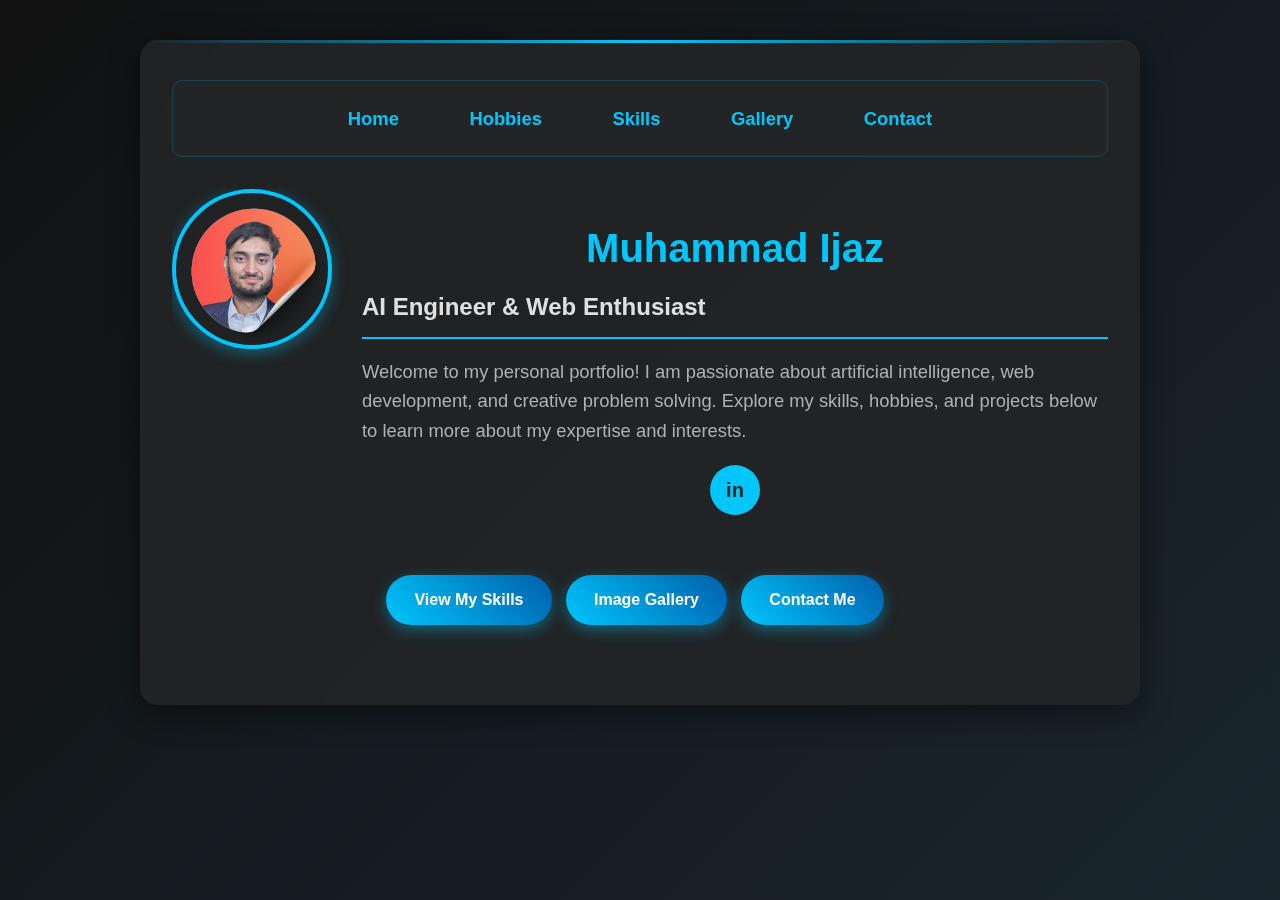
<file: index.html>
<!DOCTYPE html>
<html lang="en">
<head>
    <meta charset="UTF-8">
    <meta name="viewport" content="width=device-width, initial-scale=1.0">
    <title>Muhammad Ijaz • AI Engineer</title>
    <link rel="stylesheet" href="css/style.css">
</head>
<body>
    <div class="container">
        <nav>
            <a href="index.html">Home</a>
            <a href="hobbies.html">Hobbies</a>
            <a href="skills.html">Skills</a>
            <a href="gallery.html">Gallery</a>
            <a href="contact.html">Contact</a>
        </nav>
        
        <div class="profile">
            <img src="images/Untitled design (1).png" alt="Profile" class="profile-img">
            <div class="profile-info">
                <h1>Muhammad Ijaz</h1>
                <h2>AI Engineer & Web Enthusiast</h2>
                <p>
                    Welcome to my personal portfolio! I am passionate about artificial
                    intelligence, web development, and creative problem solving. Explore
                    my skills, hobbies, and projects below to learn more about my
                    expertise and interests.
                </p>
                <div class="social-links">
                    <a href="https://www.linkedin.com/in/muhammad-ijaz-659634295?lipi=urn%3Ali%3Apage%3Ad_flagship3_profile_view_base_contact_details%3BChTZ1hkFSi%2BkUteaZnHdxA%3D%3D" 
                       target="_blank" class="social-icon">in</a>
                </div>
            </div>
        </div>
        
        <div class="clear"></div>
        
        <div class="quick-links">
            <a href="skills.html" class="btn">View My Skills</a>
            <a href="gallery.html" class="btn">Image Gallery</a>
            <a href="contact.html" class="btn">Contact Me</a>
        </div>
    </div>
</body>
</html>
</file>
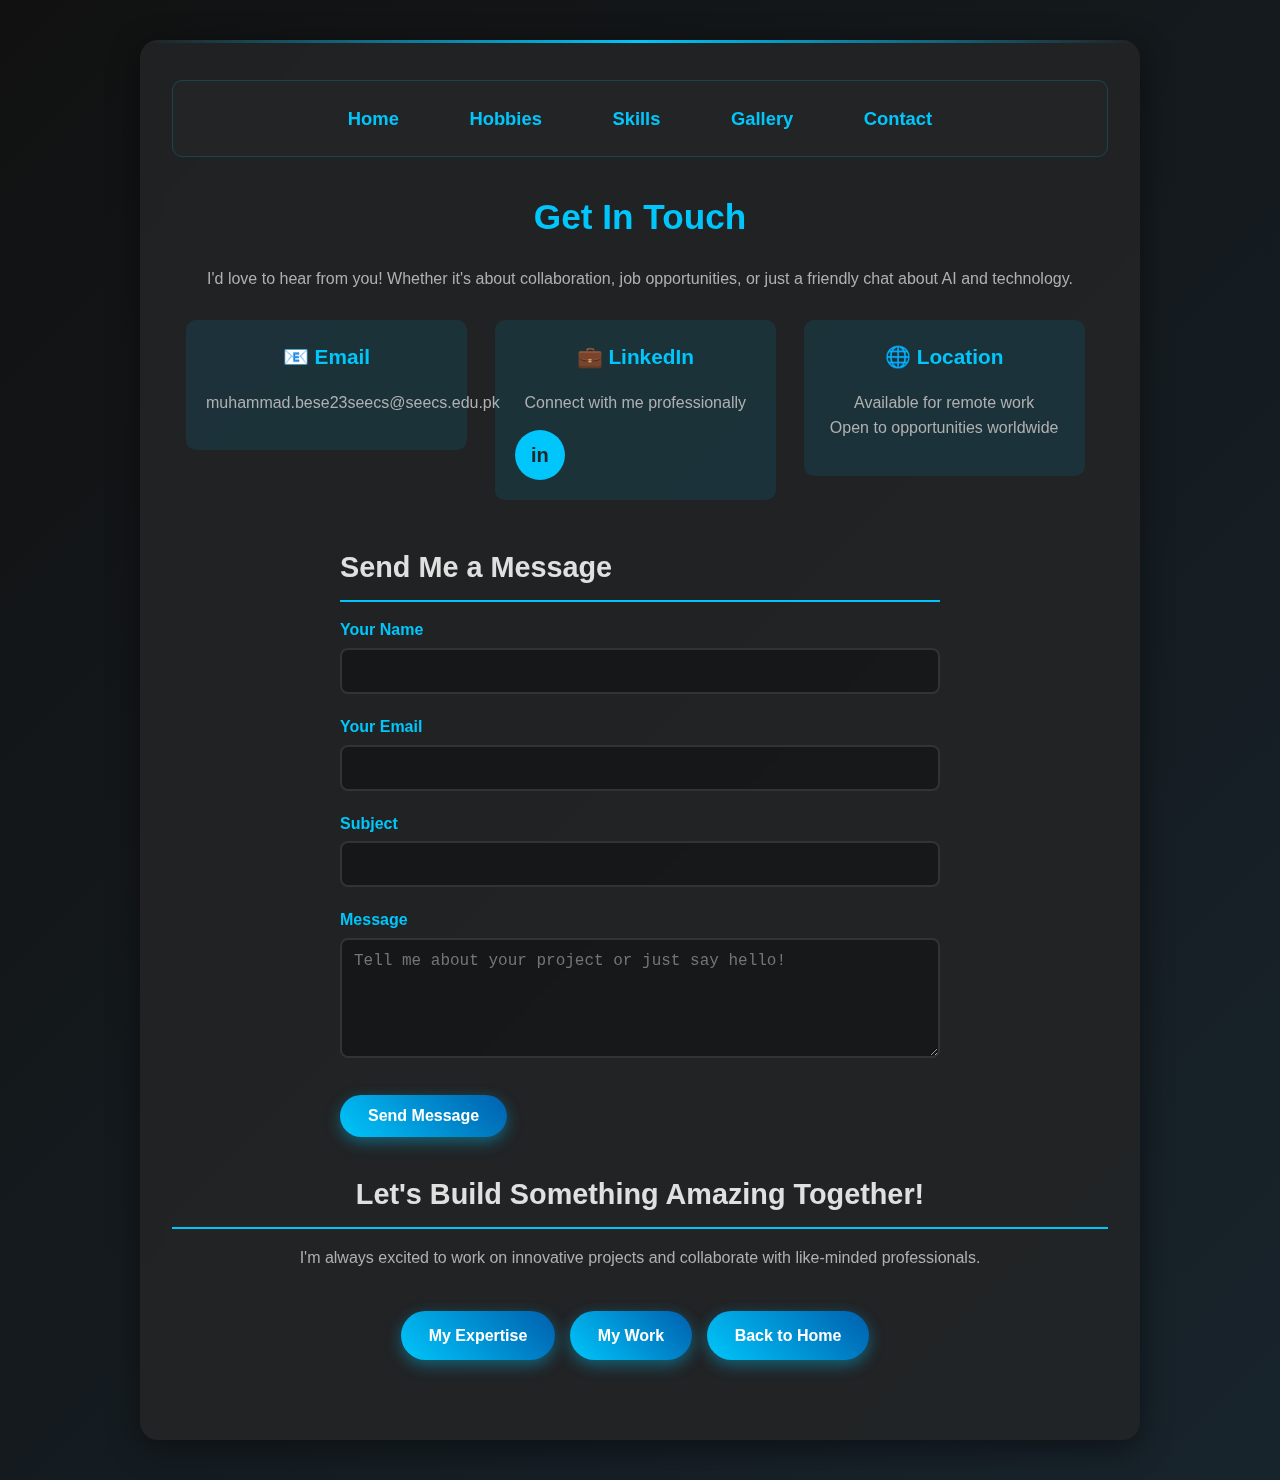
<file: contact.html>
<!DOCTYPE html>
<html lang="en">
  <head>
    <meta charset="UTF-8" />
    <meta name="viewport" content="width=device-width, initial-scale=1.0" />
    <title>Contact - Muhammad Ijaz</title>
    <link rel="stylesheet" href="css/style.css" />
  </head>
  <body>
    <div class="container">
      <nav>
        <a href="index.html">Home</a>
        <a href="hobbies.html">Hobbies</a>
        <a href="skills.html">Skills</a>
        <a href="gallery.html">Gallery</a>
        <a href="contact.html">Contact</a>
      </nav>

      <h1>Get In Touch</h1>
      <p class="text-center">
        I'd love to hear from you! Whether it's about collaboration, job
        opportunities, or just a friendly chat about AI and technology.
      </p>

      <div class="contact-info">
        <div class="contact-item">
          <h3>📧 Email</h3>
          <p>muhammad.bese23seecs@seecs.edu.pk</p>
        </div>

        <div class="contact-item">
          <h3>💼 LinkedIn</h3>
          <p>Connect with me professionally</p>
          <a
            href="https://www.linkedin.com/in/muhammad-ijaz-659634295?lipi=urn%3Ali%3Apage%3Ad_flagship3_profile_view_base_contact_details%3BChTZ1hkFSi%2BkUteaZnHdxA%3D%3D"
            target="_blank"
            class="social-icon"
            >in</a
          >
        </div>

        <div class="contact-item">
          <h3>🌐 Location</h3>
          <p>Available for remote work<br />Open to opportunities worldwide</p>
        </div>
      </div>

      <div class="clear"></div>

      <div class="contact-form">
        <h2>Send Me a Message</h2>
        <form>
          <div class="form-group">
            <label for="name">Your Name</label>
            <input type="text" id="name" name="name" required />
          </div>

          <div class="form-group">
            <label for="email">Your Email</label>
            <input type="email" id="email" name="email" required />
          </div>

          <div class="form-group">
            <label for="subject">Subject</label>
            <input type="text" id="subject" name="subject" required />
          </div>

          <div class="form-group">
            <label for="message">Message</label>
            <textarea
              id="message"
              name="message"
              required
              placeholder="Tell me about your project or just say hello!"
            ></textarea>
          </div>

          <button type="submit" class="btn">Send Message</button>
        </form>
      </div>

      <div class="clear"></div>

      <div class="text-center">
        <h2>Let's Build Something Amazing Together!</h2>
        <p>
          I'm always excited to work on innovative projects and collaborate with
          like-minded professionals.
        </p>

        <div class="quick-links">
          <a href="skills.html" class="btn">My Expertise</a>
          <a href="gallery.html" class="btn">My Work</a>
          <a href="index.html" class="btn">Back to Home</a>
        </div>
      </div>
    </div>
  </body>
</html>
</file>
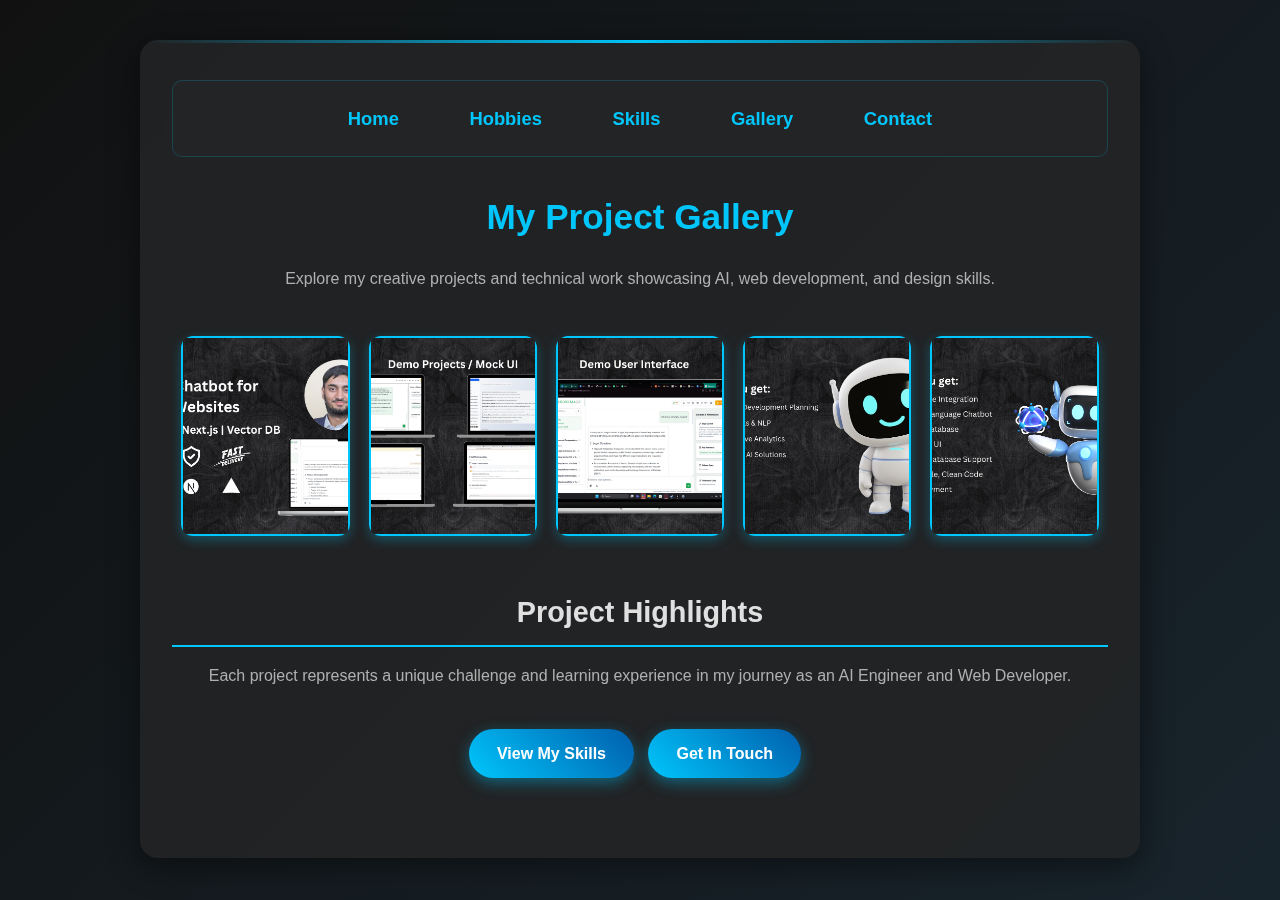
<file: gallery.html>
<!DOCTYPE html>
<html lang="en">
  <head>
    <meta charset="UTF-8" />
    <meta name="viewport" content="width=device-width, initial-scale=1.0" />
    <title>Image Gallery - Muhammad Ijaz</title>
    <link rel="stylesheet" href="css/style.css" />
  </head>
  <body>
    <div class="container">
      <nav>
        <a href="index.html">Home</a>
        <a href="hobbies.html">Hobbies</a>
        <a href="skills.html">Skills</a>
        <a href="gallery.html">Gallery</a>
        <a href="contact.html">Contact</a>
      </nav>

      <h1>My Project Gallery</h1>
      <p class="text-center">
        Explore my creative projects and technical work showcasing AI, web
        development, and design skills.
      </p>

      <div class="gallery-container">
        <div class="gallery-item">
          <img
            src="images/AI Chatbot for Websites.png"
            alt="AI Chatbot for Websites"
          />
          <div class="overlay">AI Chatbot Project</div>
        </div>

        <div class="gallery-item">
          <img
            src="images/Demo Projects  Mock UI.jpg"
            alt="Demo Projects Mock UI"
          />
          <div class="overlay">UI/UX Design</div>
        </div>

        <div class="gallery-item">
          <img src="images/Demo User Interface.png" alt="Demo User Interface" />
          <div class="overlay">User Interface Design</div>
        </div>

        <div class="gallery-item">
          <img src="images/What you get.jpg" alt="Project Features" />
          <div class="overlay">Project Features</div>
        </div>

        <div class="gallery-item">
          <img src="images/What you get (1).png" alt="Service Overview" />
          <div class="overlay">Service Overview</div>
        </div>
      </div>

      <div class="clear"></div>

      <div class="text-center">
        <h2>Project Highlights</h2>
        <p>
          Each project represents a unique challenge and learning experience in
          my journey as an AI Engineer and Web Developer.
        </p>

        <div class="quick-links">
          <a href="skills.html" class="btn">View My Skills</a>
          <a href="contact.html" class="btn">Get In Touch</a>
        </div>
      </div>
    </div>
  </body>
</html>
</file>
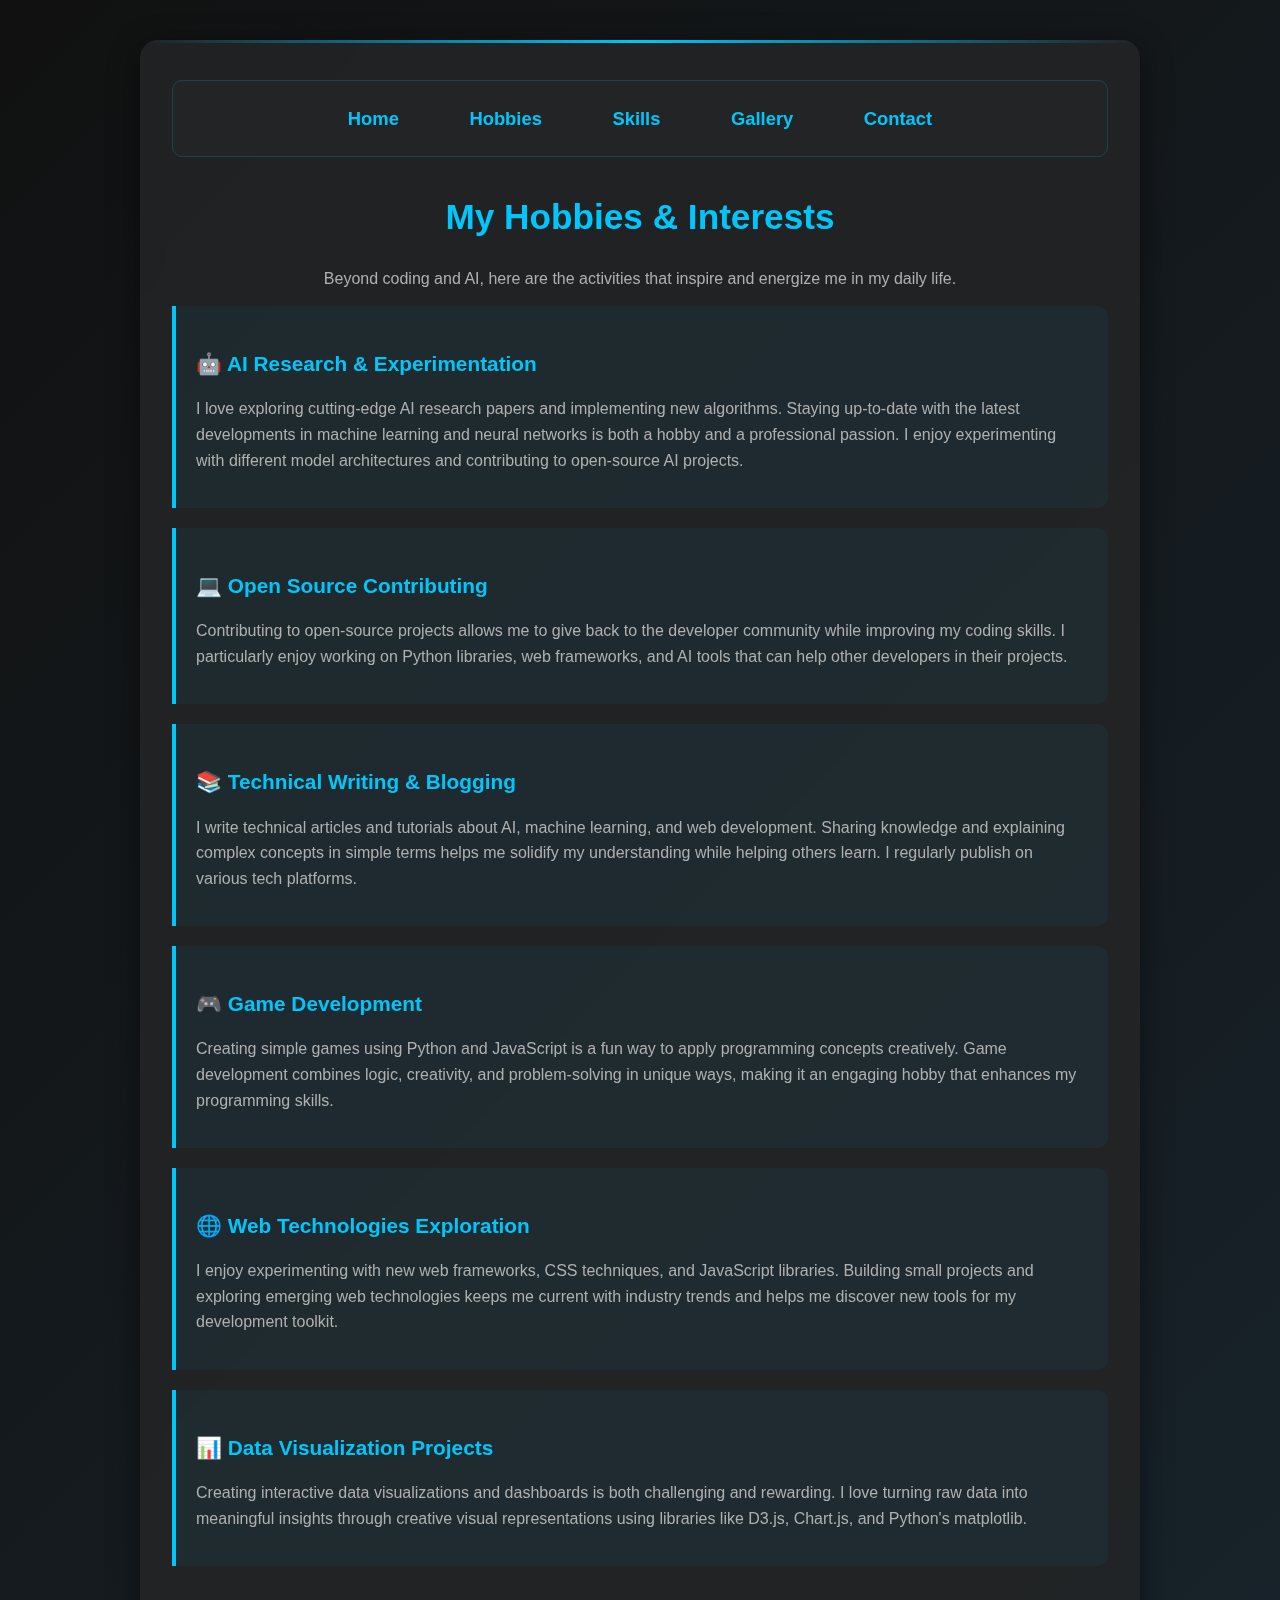
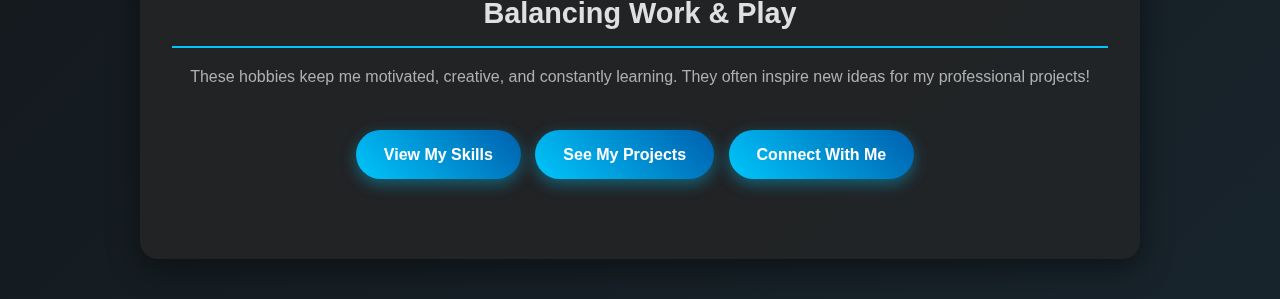
<file: hobbies.html>
<!DOCTYPE html>
<html lang="en">
<head>
    <meta charset="UTF-8">
    <meta name="viewport" content="width=device-width, initial-scale=1.0">
    <title>Hobbies - Muhammad Ijaz</title>
    <link rel="stylesheet" href="css/style.css">
</head>
<body>
    <div class="container">
        <nav>
            <a href="index.html">Home</a>
            <a href="hobbies.html">Hobbies</a>
            <a href="skills.html">Skills</a>
            <a href="gallery.html">Gallery</a>
            <a href="contact.html">Contact</a>
        </nav>
        
        <h1>My Hobbies & Interests</h1>
        <p class="text-center">Beyond coding and AI, here are the activities that inspire and energize me in my daily life.</p>
        
        <div class="hobby-item">
            <h3>🤖 AI Research & Experimentation</h3>
            <p>
                I love exploring cutting-edge AI research papers and implementing new algorithms. 
                Staying up-to-date with the latest developments in machine learning and neural networks 
                is both a hobby and a professional passion. I enjoy experimenting with different 
                model architectures and contributing to open-source AI projects.
            </p>
        </div>
        
        <div class="hobby-item">
            <h3>💻 Open Source Contributing</h3>
            <p>
                Contributing to open-source projects allows me to give back to the developer community 
                while improving my coding skills. I particularly enjoy working on Python libraries, 
                web frameworks, and AI tools that can help other developers in their projects.
            </p>
        </div>
        
        <div class="hobby-item">
            <h3>📚 Technical Writing & Blogging</h3>
            <p>
                I write technical articles and tutorials about AI, machine learning, and web development. 
                Sharing knowledge and explaining complex concepts in simple terms helps me solidify 
                my understanding while helping others learn. I regularly publish on various tech platforms.
            </p>
        </div>
        
        <div class="hobby-item">
            <h3>🎮 Game Development</h3>
            <p>
                Creating simple games using Python and JavaScript is a fun way to apply programming 
                concepts creatively. Game development combines logic, creativity, and problem-solving 
                in unique ways, making it an engaging hobby that enhances my programming skills.
            </p>
        </div>
        
        <div class="hobby-item">
            <h3>🌐 Web Technologies Exploration</h3>
            <p>
                I enjoy experimenting with new web frameworks, CSS techniques, and JavaScript libraries. 
                Building small projects and exploring emerging web technologies keeps me current with 
                industry trends and helps me discover new tools for my development toolkit.
            </p>
        </div>
        
        <div class="hobby-item">
            <h3>📊 Data Visualization Projects</h3>
            <p>
                Creating interactive data visualizations and dashboards is both challenging and rewarding. 
                I love turning raw data into meaningful insights through creative visual representations 
                using libraries like D3.js, Chart.js, and Python's matplotlib.
            </p>
        </div>
        
        <div class="clear"></div>
        
        <div class="text-center">
            <h2>Balancing Work & Play</h2>
            <p>These hobbies keep me motivated, creative, and constantly learning. They often inspire new ideas for my professional projects!</p>
            
            <div class="quick-links">
                <a href="skills.html" class="btn">View My Skills</a>
                <a href="gallery.html" class="btn">See My Projects</a>
                <a href="contact.html" class="btn">Connect With Me</a>
            </div>
        </div>
    </div>
</body>
</html>
</file>
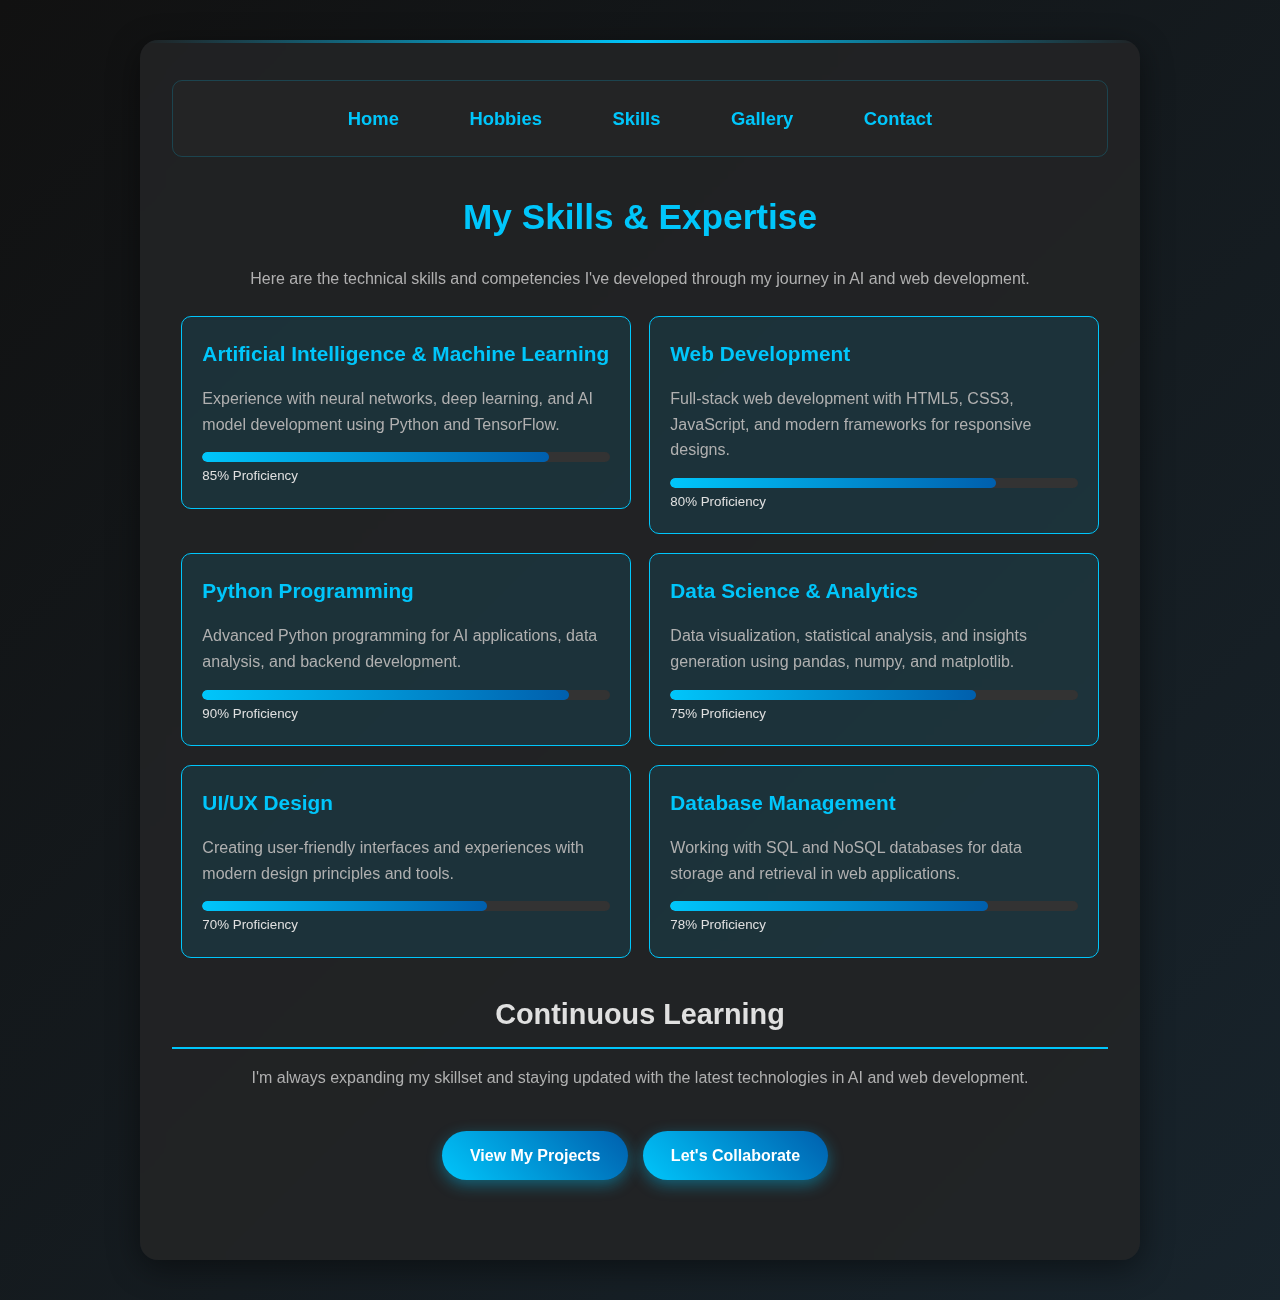
<file: skills.html>
<!DOCTYPE html>
<html lang="en">
  <head>
    <meta charset="UTF-8" />
    <meta name="viewport" content="width=device-width, initial-scale=1.0" />
    <title>Skills - Muhammad Ijaz</title>
    <link rel="stylesheet" href="css/style.css" />
  </head>
  <body>
    <div class="container">
      <nav>
        <a href="index.html">Home</a>
        <a href="hobbies.html">Hobbies</a>
        <a href="skills.html">Skills</a>
        <a href="gallery.html">Gallery</a>
        <a href="contact.html">Contact</a>
      </nav>

      <h1>My Skills & Expertise</h1>
      <p class="text-center">
        Here are the technical skills and competencies I've developed through my
        journey in AI and web development.
      </p>

      <div class="skills-grid">
        <div class="skill-item">
          <h3>Artificial Intelligence & Machine Learning</h3>
          <p>
            Experience with neural networks, deep learning, and AI model
            development using Python and TensorFlow.
          </p>
          <div class="skill-bar">
            <div class="skill-progress" style="width: 85%"></div>
          </div>
          <small>85% Proficiency</small>
        </div>

        <div class="skill-item">
          <h3>Web Development</h3>
          <p>
            Full-stack web development with HTML5, CSS3, JavaScript, and modern
            frameworks for responsive designs.
          </p>
          <div class="skill-bar">
            <div class="skill-progress" style="width: 80%"></div>
          </div>
          <small>80% Proficiency</small>
        </div>

        <div class="skill-item">
          <h3>Python Programming</h3>
          <p>
            Advanced Python programming for AI applications, data analysis, and
            backend development.
          </p>
          <div class="skill-bar">
            <div class="skill-progress" style="width: 90%"></div>
          </div>
          <small>90% Proficiency</small>
        </div>

        <div class="skill-item">
          <h3>Data Science & Analytics</h3>
          <p>
            Data visualization, statistical analysis, and insights generation
            using pandas, numpy, and matplotlib.
          </p>
          <div class="skill-bar">
            <div class="skill-progress" style="width: 75%"></div>
          </div>
          <small>75% Proficiency</small>
        </div>

        <div class="skill-item">
          <h3>UI/UX Design</h3>
          <p>
            Creating user-friendly interfaces and experiences with modern design
            principles and tools.
          </p>
          <div class="skill-bar">
            <div class="skill-progress" style="width: 70%"></div>
          </div>
          <small>70% Proficiency</small>
        </div>

        <div class="skill-item">
          <h3>Database Management</h3>
          <p>
            Working with SQL and NoSQL databases for data storage and retrieval
            in web applications.
          </p>
          <div class="skill-bar">
            <div class="skill-progress" style="width: 78%"></div>
          </div>
          <small>78% Proficiency</small>
        </div>
      </div>

      <div class="clear"></div>

      <div class="text-center">
        <h2>Continuous Learning</h2>
        <p>
          I'm always expanding my skillset and staying updated with the latest
          technologies in AI and web development.
        </p>

        <div class="quick-links">
          <a href="gallery.html" class="btn">View My Projects</a>
          <a href="contact.html" class="btn">Let's Collaborate</a>
        </div>
      </div>
    </div>
  </body>
</html>
</file>
<file: css/style.css>
/* Portfolio CSS - Enhanced with Float and Clear */

/* Animations */
@keyframes fadeIn {
  from {
    opacity: 0;
    transform: translateY(20px);
  }
  to {
    opacity: 1;
    transform: translateY(0);
  }
}

@keyframes floating {
  0% {
    transform: translateY(0px);
  }
  50% {
    transform: translateY(-15px);
  }
  100% {
    transform: translateY(0px);
  }
}

@keyframes pulse {
  0% {
    box-shadow: 0 0 0 0 rgba(0, 198, 251, 0.7);
    transform: scale(1);
  }
  70% {
    box-shadow: 0 0 0 15px rgba(0, 198, 251, 0);
    transform: scale(1.05);
  }
  100% {
    box-shadow: 0 0 0 0 rgba(0, 198, 251, 0);
    transform: scale(1);
  }
}

@keyframes glowing {
  0% {
    text-shadow: 0 0 5px rgba(0, 198, 251, 0.5);
  }
  50% {
    text-shadow: 0 0 20px rgba(0, 198, 251, 0.8);
  }
  100% {
    text-shadow: 0 0 5px rgba(0, 198, 251, 0.5);
  }
}

@keyframes gradientBg {
  0% {
    background-position: 0% 50%;
  }
  50% {
    background-position: 100% 50%;
  }
  100% {
    background-position: 0% 50%;
  }
}

@keyframes zoomIn {
  from {
    opacity: 0;
    transform: scale(0.8);
  }
  to {
    opacity: 1;
    transform: scale(1);
  }
}

/* Base Styles */
* {
  box-sizing: border-box;
}

body {
  font-family: "Segoe UI", Arial, sans-serif;
  background: linear-gradient(-45deg, #121212, #232526, #1a2a35, #111);
  background-size: 400% 400%;
  margin: 0;
  color: #e0e0e0;
  animation: gradientBg 15s ease infinite;
  line-height: 1.6;
}

.container {
  max-width: 1000px;
  margin: 40px auto;
  background: rgba(35, 37, 38, 0.85);
  backdrop-filter: blur(10px);
  border-radius: 18px;
  box-shadow: 0 8px 32px rgba(0, 0, 0, 0.45);
  padding: 40px 32px;
  animation: fadeIn 1s ease-out;
  position: relative;
  overflow: hidden;
}

.container::before {
  content: "";
  position: absolute;
  top: 0;
  left: 0;
  right: 0;
  height: 3px;
  background: linear-gradient(90deg, transparent, #00c6fb, transparent);
  animation: gradientBg 3s ease infinite;
}

/* Navigation Styles - Horizontal Layout */
nav {
  text-align: center;
  margin-bottom: 32px;
  padding: 15px 0;
  backdrop-filter: blur(5px);
  border-radius: 10px;
  border: 1px solid rgba(0, 198, 251, 0.2);
}

nav a {
  color: #00c6fb;
  text-decoration: none;
  margin: 0 18px;
  font-weight: bold;
  font-size: 1.15em;
  transition: all 0.3s ease;
  position: relative;
  padding: 8px 15px;
  border-radius: 5px;
  display: inline-block;
}

nav a:hover {
  color: #fff;
  background: rgba(0, 198, 251, 0.1);
}

nav a::after {
  content: "";
  position: absolute;
  width: 0%;
  height: 2px;
  bottom: 0;
  left: 0;
  background-color: #00c6fb;
  transition: width 0.3s ease;
}

nav a:hover::after {
  width: 100%;
}

/* Clear fix for floated navigation if needed */
nav::after {
  content: "";
  display: table;
  clear: both;
}

/* Profile Section with Float */
.profile {
  overflow: hidden; /* Contains floated elements */
  margin-bottom: 30px;
}

.profile-img {
  width: 160px;
  height: 160px;
  border-radius: 50%;
  object-fit: cover;
  box-shadow: 0 4px 16px rgba(0, 198, 251, 0.4);
  border: 4px solid #00c6fb;
  animation: pulse 3s infinite, floating 6s ease-in-out infinite;
  float: left;
  margin-right: 30px;
  margin-bottom: 20px;
}

.profile-info {
  overflow: hidden; /* Creates new block formatting context */
}

.profile-info h1 {
  color: #00c6fb;
  font-size: 2.5em;
  margin-bottom: 0.2em;
  animation: glowing 2s infinite;
}

.profile-info h2 {
  color: #e0e0e0;
  font-size: 1.5em;
  margin-top: 0;
  margin-bottom: 15px;
}

.profile-info p {
  font-size: 1.15em;
  color: #b0b0b0;
  margin-bottom: 20px;
}

/* Clear after profile section */
.profile::after {
  content: "";
  display: table;
  clear: both;
}

/* Content Sections */
h1 {
  color: #00c6fb;
  font-size: 2.2em;
  margin-bottom: 20px;
  text-align: center;
  animation: glowing 2s infinite;
}

h2 {
  color: #e0e0e0;
  font-size: 1.8em;
  margin-bottom: 15px;
  border-bottom: 2px solid #00c6fb;
  padding-bottom: 10px;
}

h3 {
  color: #00c6fb;
  font-size: 1.3em;
  margin-bottom: 10px;
}

p {
  color: #b0b0b0;
  margin-bottom: 15px;
}

/* Gallery Styles with Float and Clear */
.gallery-container {
  overflow: hidden; /* Contains floated gallery items */
  padding: 20px 0;
}

.gallery-item {
  float: left;
  width: 18%;
  margin: 1%;
  position: relative;
  border-radius: 12px;
  overflow: hidden;
  box-shadow: 0 4px 12px rgba(0, 198, 251, 0.3);
  transition: all 0.3s ease;
  animation: zoomIn 0.6s ease-out;
}

.gallery-item:hover {
  transform: translateY(-10px);
  box-shadow: 0 8px 25px rgba(0, 198, 251, 0.5);
}

.gallery-item img {
  width: 100%;
  height: 200px;
  object-fit: cover;
  display: block;
  border: 2px solid #00c6fb;
  transition: transform 0.3s ease;
}

.gallery-item:hover img {
  transform: scale(1.1);
}

.gallery-item .overlay {
  position: absolute;
  top: 0;
  left: 0;
  right: 0;
  bottom: 0;
  background: rgba(0, 198, 251, 0.8);
  color: white;
  display: flex;
  align-items: center;
  justify-content: center;
  font-weight: bold;
  opacity: 0;
  transition: opacity 0.3s ease;
}

.gallery-item:hover .overlay {
  opacity: 1;
}

/* Clear after gallery */
.gallery-container::after {
  content: "";
  display: table;
  clear: both;
}

/* Skills Section with Float */
.skills-grid {
  overflow: hidden;
}

.skill-item {
  float: left;
  width: 48%;
  margin: 1%;
  background: rgba(0, 198, 251, 0.1);
  border: 1px solid #00c6fb;
  border-radius: 10px;
  padding: 20px;
  transition: all 0.3s ease;
}

.skill-item:hover {
  background: rgba(0, 198, 251, 0.2);
  transform: translateY(-5px);
}

.skill-item h3 {
  margin-top: 0;
  color: #00c6fb;
}

.skill-bar {
  background: #333;
  height: 10px;
  border-radius: 5px;
  overflow: hidden;
  margin-top: 10px;
}

.skill-progress {
  height: 100%;
  background: linear-gradient(90deg, #00c6fb, #005fad);
  border-radius: 5px;
  transition: width 2s ease;
}

.skills-grid::after {
  content: "";
  display: table;
  clear: both;
}

/* Hobbies Section */
.hobby-item {
  background: rgba(0, 198, 251, 0.05);
  border-left: 4px solid #00c6fb;
  padding: 20px;
  margin-bottom: 20px;
  border-radius: 0 10px 10px 0;
  transition: all 0.3s ease;
}

.hobby-item:hover {
  background: rgba(0, 198, 251, 0.1);
  transform: translateX(10px);
}

/* Contact Form */
.contact-form {
  max-width: 600px;
  margin: 0 auto;
}

.form-group {
  margin-bottom: 20px;
}

.form-group label {
  display: block;
  color: #00c6fb;
  margin-bottom: 5px;
  font-weight: bold;
}

.form-group input,
.form-group textarea {
  width: 100%;
  padding: 12px;
  background: rgba(0, 0, 0, 0.3);
  border: 2px solid #333;
  border-radius: 8px;
  color: #e0e0e0;
  font-size: 16px;
  transition: all 0.3s ease;
}

.form-group input:focus,
.form-group textarea:focus {
  outline: none;
  border-color: #00c6fb;
  box-shadow: 0 0 10px rgba(0, 198, 251, 0.3);
}

.form-group textarea {
  height: 120px;
  resize: vertical;
}

/* Buttons */
.btn {
  display: inline-block;
  background: linear-gradient(45deg, #00c6fb, #005fad);
  color: #fff;
  padding: 12px 28px;
  border-radius: 30px;
  margin: 10px 10px 10px 0;
  font-weight: bold;
  text-decoration: none;
  box-shadow: 0 5px 15px rgba(0, 198, 251, 0.4);
  transition: all 0.3s ease;
  border: none;
  cursor: pointer;
  font-size: 16px;
}

.btn:hover {
  transform: translateY(-3px);
  box-shadow: 0 7px 20px rgba(0, 198, 251, 0.6);
}

/* Quick Links */
.quick-links {
  text-align: center;
  margin: 30px 0;
}

.quick-links::after {
  content: "";
  display: table;
  clear: both;
}

/* Social Links */
.social-links {
  display: flex;
  justify-content: center;
  gap: 20px;
  margin: 20px 0;
  flex-wrap: wrap;
}

.social-icon {
  width: 50px;
  height: 50px;
  border-radius: 50%;
  display: flex;
  align-items: center;
  justify-content: center;
  background: #00c6fb;
  color: #232526;
  font-size: 20px;
  text-decoration: none;
  transition: all 0.3s ease;
  font-weight: bold;
}

.social-icon:hover {
  transform: translateY(-5px) rotate(360deg);
  background: #fff;
}

/* Contact Info with Float */
.contact-info {
  overflow: hidden;
  margin-bottom: 30px;
}

.contact-item {
  float: left;
  width: 30%;
  margin: 1.5%;
  text-align: center;
  padding: 20px;
  background: rgba(0, 198, 251, 0.1);
  border-radius: 10px;
  transition: all 0.3s ease;
}

.contact-item:hover {
  background: rgba(0, 198, 251, 0.2);
  transform: translateY(-5px);
}

.contact-item h3 {
  margin-top: 0;
  color: #00c6fb;
}

.contact-info::after {
  content: "";
  display: table;
  clear: both;
}

/* Responsive adjustments */
@media (max-width: 768px) {
  .profile-img {
    float: none;
    display: block;
    margin: 0 auto 20px auto;
  }
  
  .gallery-item {
    width: 48%;
  }
  
  .skill-item,
  .contact-item {
    width: 98%;
    float: none;
  }
  
  nav a {
    display: block;
    margin: 5px 0;
  }
}

@media (max-width: 480px) {
  .gallery-item {
    width: 98%;
    float: none;
  }
  
  .container {
    margin: 20px;
    padding: 20px;
  }
}

/* Utility Classes */
.clearfix::after {
  content: "";
  display: table;
  clear: both;
}

.float-left {
  float: left;
}

.float-right {
  float: right;
}

.clear {
  clear: both;
}

.text-center {
  text-align: center;
}
</file>
